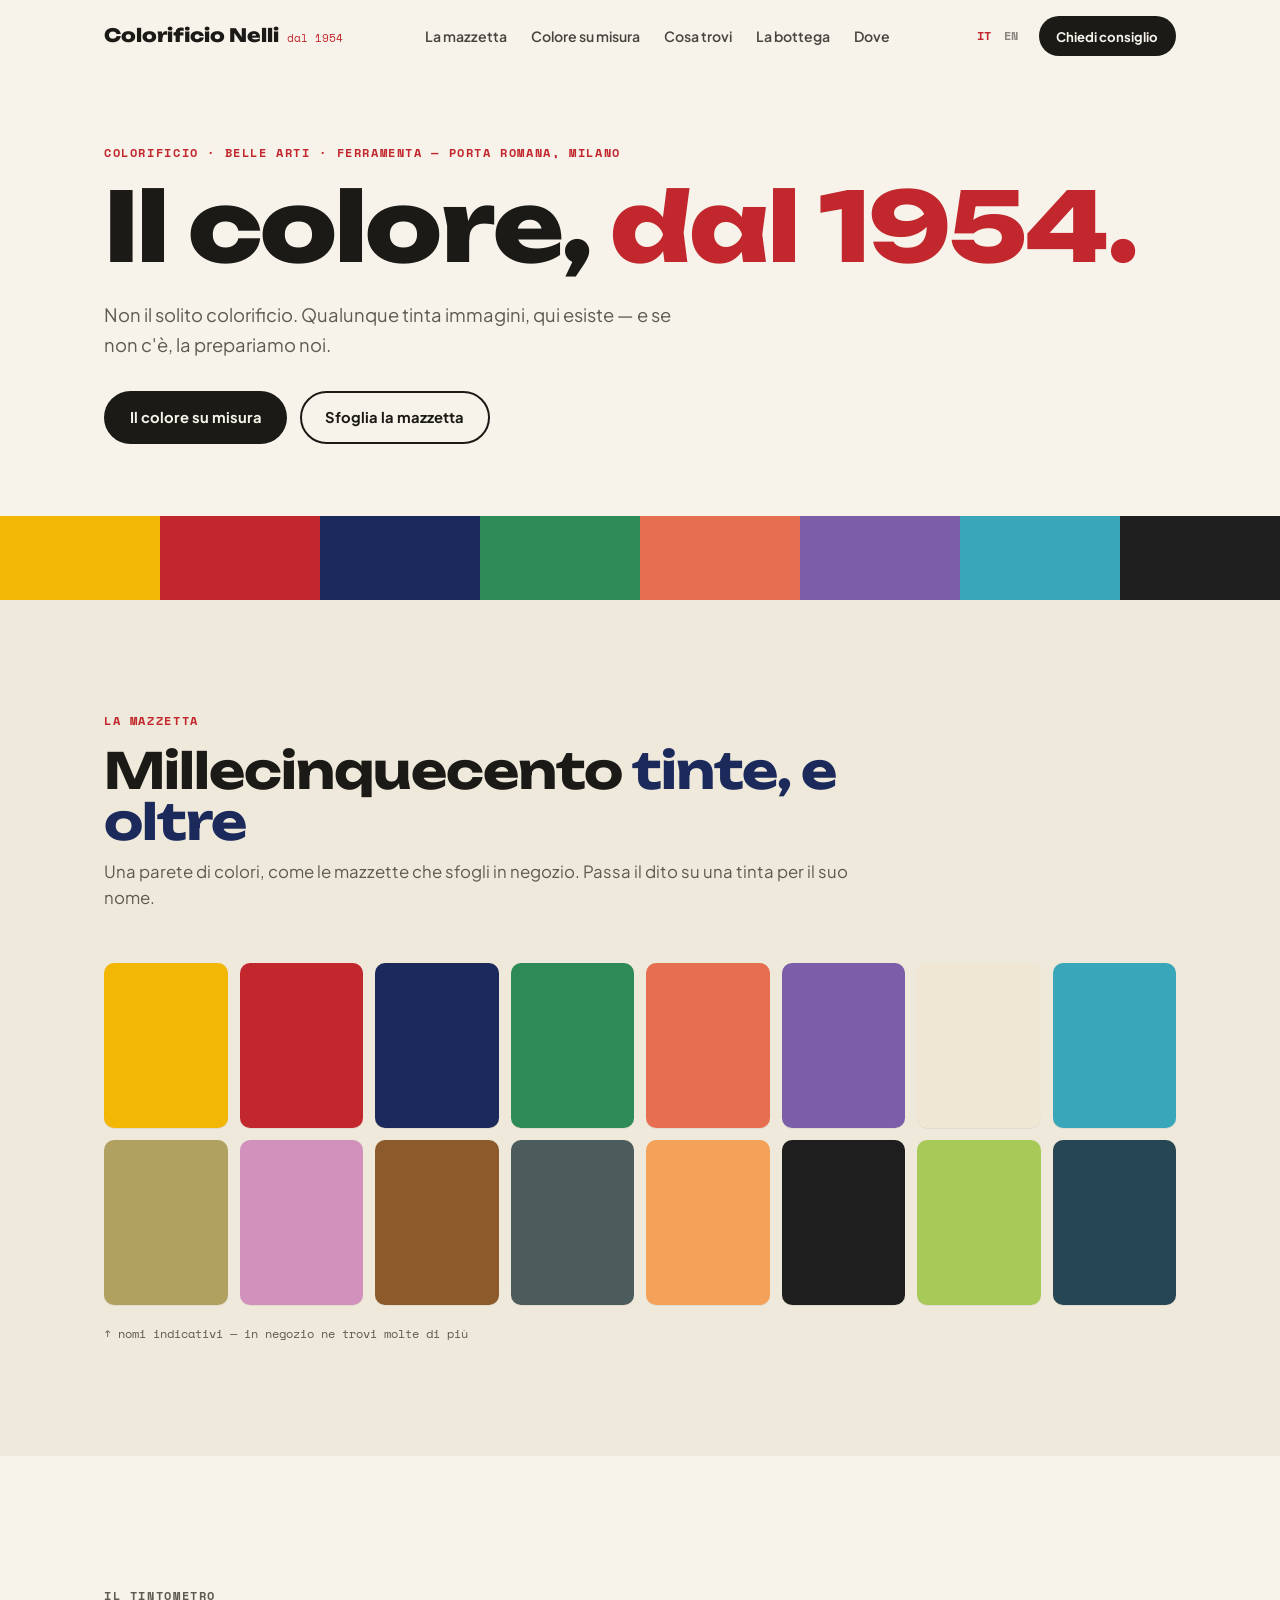
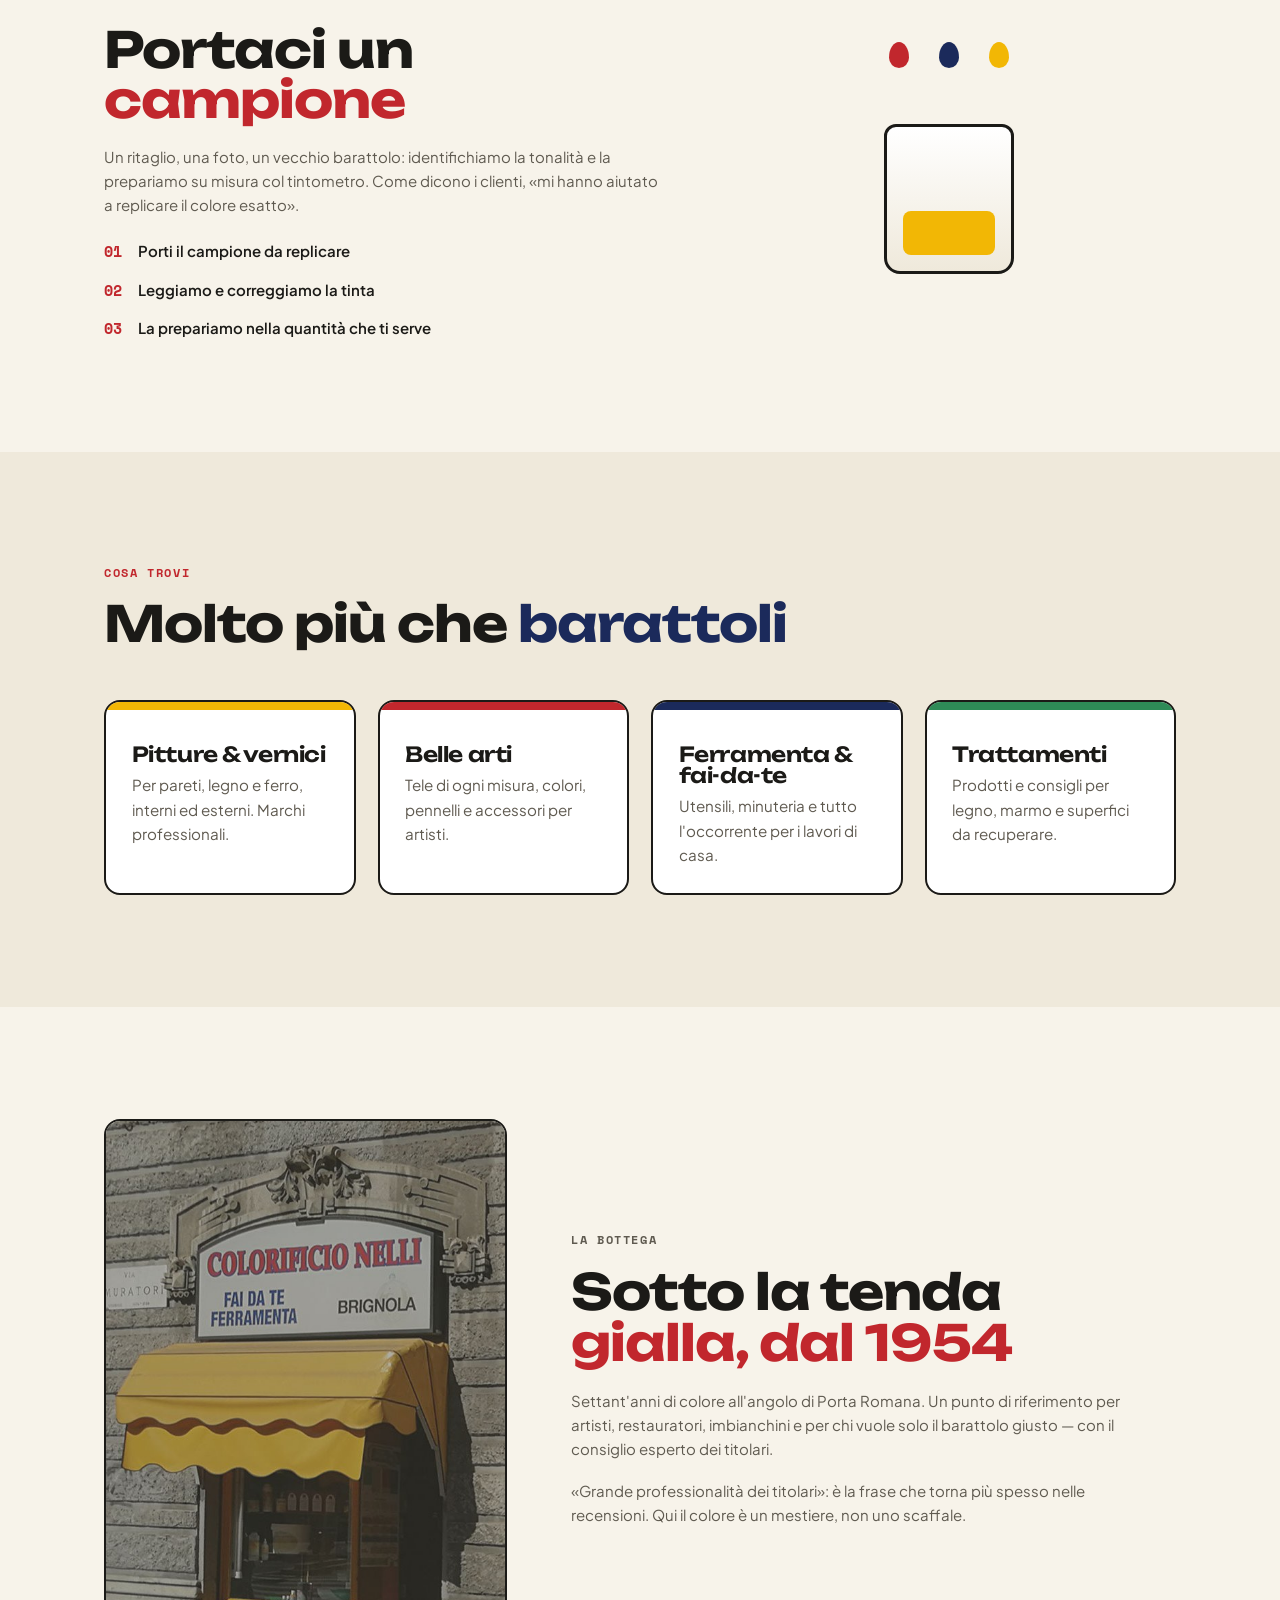
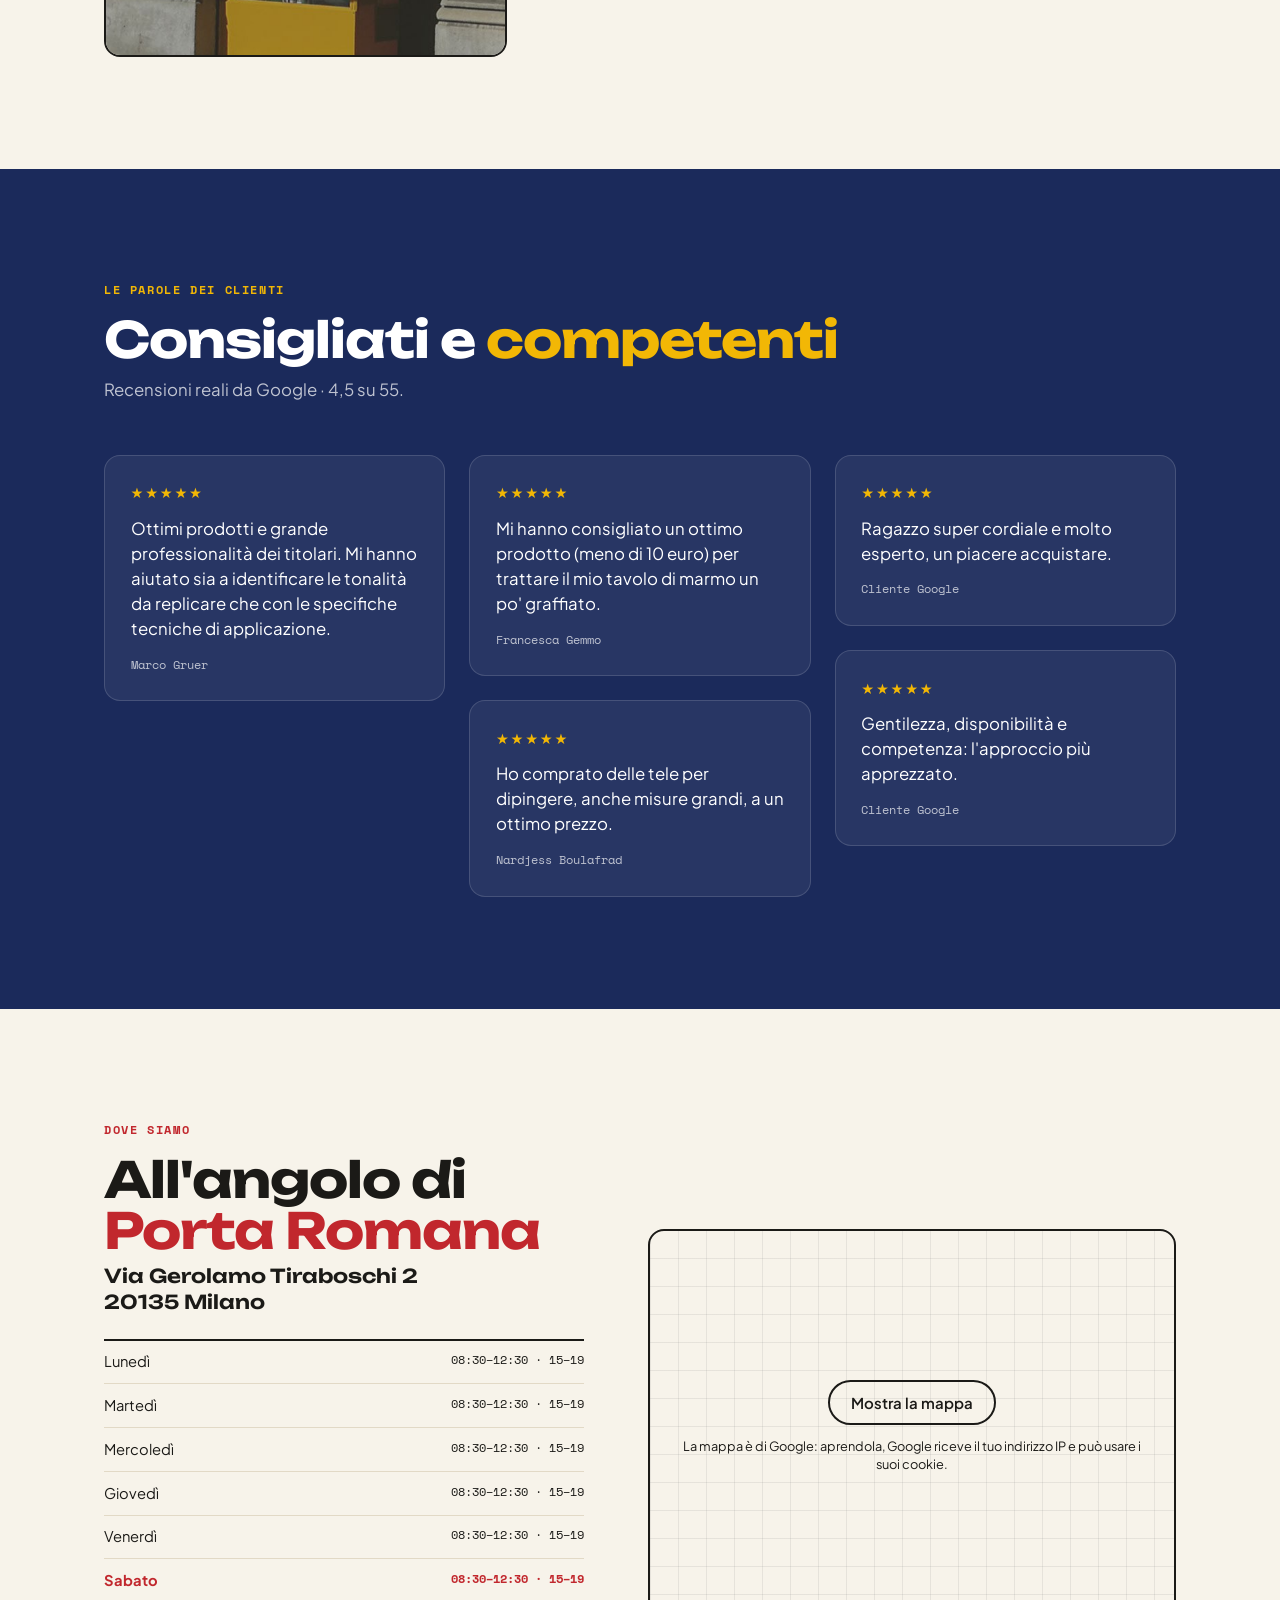
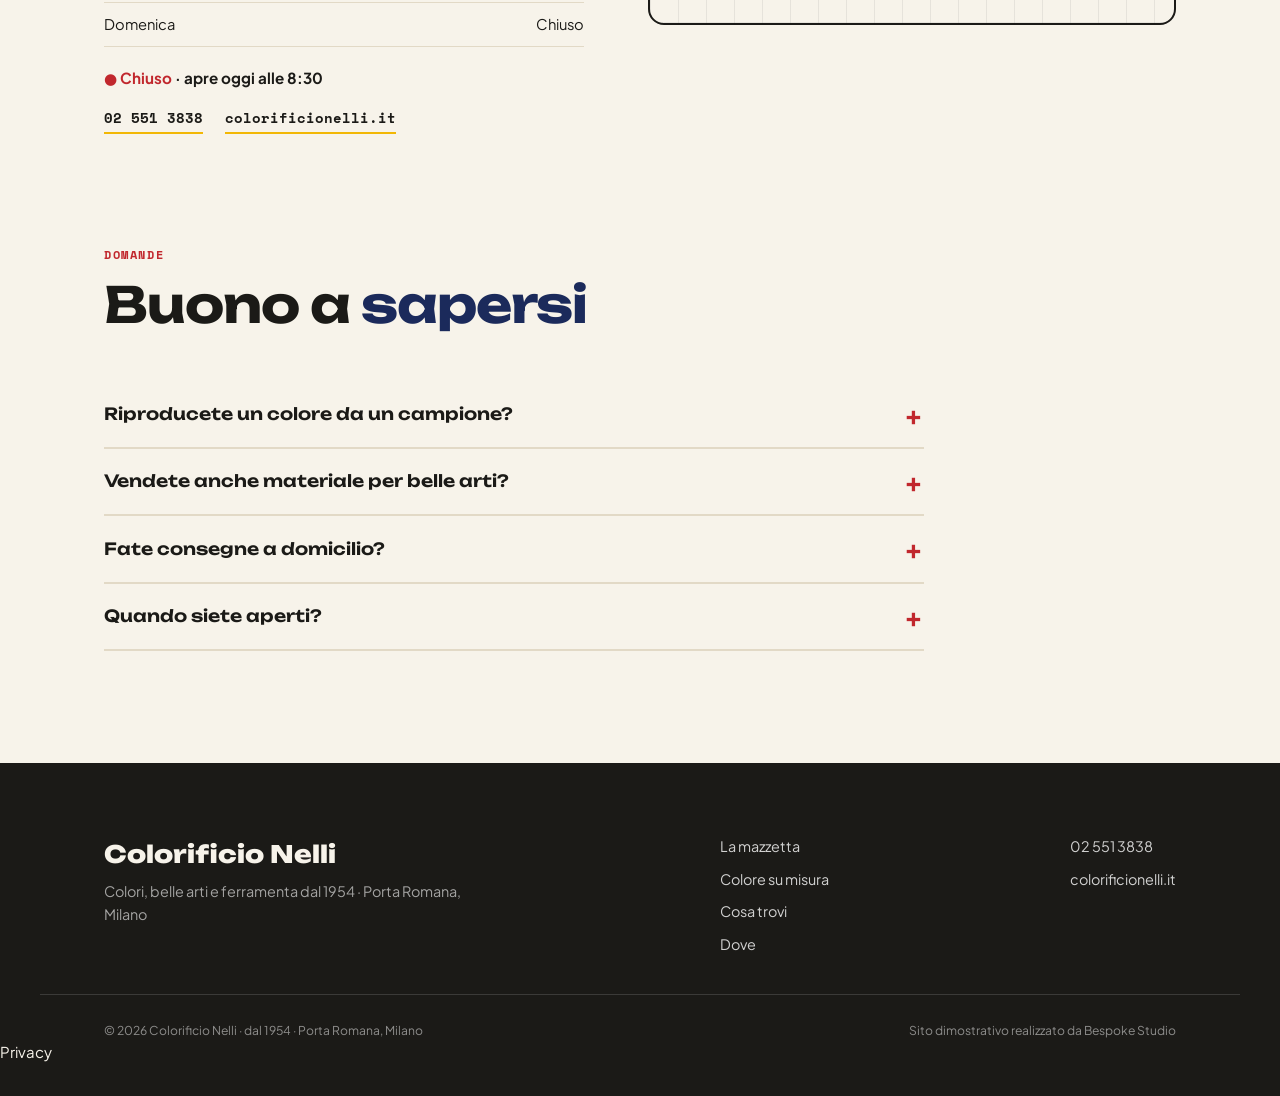
<file: index.html>
<!DOCTYPE html>
<html lang="it" class="no-js">
<head>
<meta charset="utf-8">
<meta name="viewport" content="width=device-width, initial-scale=1">
<meta name="robots" content="noindex">
<title>Colorificio Nelli — Colori, belle arti e ferramenta dal 1954 · Porta Romana, Milano</title>
<meta name="description" content="Colorificio Nelli, dal 1954 a Porta Romana: pitture e vernici, tintometro e colore su misura, belle arti, ferramenta e fai-da-te. Non il solito colorificio.">
<link rel="canonical" href="https://rotenzark.github.io/colorificio-nelli/">
<meta property="og:type" content="website">
<meta property="og:title" content="Colorificio Nelli — dal 1954 a Porta Romana, Milano">
<meta property="og:description" content="Qualunque colore esiste. Tintometro, pitture, belle arti e ferramenta in una bottega storica dal 1954.">
<meta property="og:image" content="https://rotenzark.github.io/colorificio-nelli/img/og-image.jpg">
<meta property="og:url" content="https://rotenzark.github.io/colorificio-nelli/">
<meta name="twitter:card" content="summary_large_image">
<meta name="theme-color" content="#F2B705">
<link rel="icon" href="img/favicon.svg" type="image/svg+xml">
<link rel="icon" href="img/favicon-32.png" sizes="32x32" type="image/png">
<link rel="apple-touch-icon" href="img/apple-touch-icon.png">
<link rel="stylesheet" href="fonts/fonts.css?v=1">
<link rel="stylesheet" href="css/style.css?v=1">
<script>document.documentElement.className = document.documentElement.className.replace('no-js','js');</script>
<script type="application/ld+json">
{
  "@context": "https://schema.org",
  "@type": "HardwareStore",
  "additionalType": "https://schema.org/Store",
  "name": "Colorificio Nelli",
  "description": "Colorificio, belle arti e ferramenta dal 1954 a Porta Romana, Milano. Pitture, vernici, tintometro e colore su misura.",
  "image": "https://rotenzark.github.io/colorificio-nelli/img/og-image.jpg",
  "url": "https://rotenzark.github.io/colorificio-nelli/",
  "telephone": "+39025513838",
  "foundingDate": "1954",
  "priceRange": "€€",
  "address": {
    "@type": "PostalAddress",
    "streetAddress": "Via Gerolamo Tiraboschi 2",
    "postalCode": "20135",
    "addressLocality": "Milano",
    "addressCountry": "IT"
  },
  "geo": {
    "@type": "GeoCoordinates",
    "latitude": 45.4519782,
    "longitude": 9.2086396
  },
  "openingHoursSpecification": [
    {
      "@type": "OpeningHoursSpecification",
      "dayOfWeek": [
        "Monday",
        "Tuesday",
        "Wednesday",
        "Thursday",
        "Friday",
        "Saturday"
      ],
      "opens": "08:30",
      "closes": "12:30"
    },
    {
      "@type": "OpeningHoursSpecification",
      "dayOfWeek": [
        "Monday",
        "Tuesday",
        "Wednesday",
        "Thursday",
        "Friday",
        "Saturday"
      ],
      "opens": "15:00",
      "closes": "19:00"
    }
  ]
}
</script>
<script type="application/ld+json">
{ "@context": "https://schema.org", "@type": "FAQPage", "mainEntity": [
  { "@type": "Question", "name": "Riproducete un colore da un campione?", "acceptedAnswer": { "@type": "Answer", "text": "Sì. Con il tintometro replichiamo la tonalità che ci porti — da un ritaglio, una foto o un vecchio barattolo — e la prepariamo su misura." } },
  { "@type": "Question", "name": "Vendete anche materiale per belle arti?", "acceptedAnswer": { "@type": "Answer", "text": "Sì: tele di ogni misura, colori, pennelli e accessori per artisti, oltre a pitture, vernici, ferramenta e fai-da-te." } },
  { "@type": "Question", "name": "Fate consegne a domicilio?", "acceptedAnswer": { "@type": "Answer", "text": "Sì, consegniamo a domicilio a Milano, oltre al ritiro in negozio." } },
  { "@type": "Question", "name": "Dove siete e quando siete aperti?", "acceptedAnswer": { "@type": "Answer", "text": "Via Gerolamo Tiraboschi 2, a Porta Romana. Da lunedì a sabato 8:30–12:30 e 15:00–19:00. Domenica chiuso." } }
]}
</script>
</head>
<body>

<div class="intro" id="intro" aria-hidden="true">
  <div class="intro__swatches" aria-hidden="true"><i></i><i></i><i></i><i></i><i></i></div>
  <span class="intro__mark">Colorificio Nelli</span>
  <span class="intro__sub" data-i18n="intro.sub">dal 1954</span>
</div>

<header class="site-head" id="head">
  <div class="wrap head__row">
    <a class="brand" href="#top" aria-label="Colorificio Nelli — home">
      <span class="brand__word">Colorificio Nelli</span><span class="brand__since mono">dal 1954</span>
    </a>
    <nav class="nav" id="nav" aria-label="Principale">
      <a href="#mazzetta" data-i18n="nav.swatches">La mazzetta</a>
      <a href="#colore" data-i18n="nav.tint">Colore su misura</a>
      <a href="#trovi" data-i18n="nav.find">Cosa trovi</a>
      <a href="#bottega" data-i18n="nav.shop">La bottega</a>
      <a href="#dove" data-i18n="nav.where">Dove</a>
    </nav>
    <div class="head__actions">
      <div class="lang" role="group" aria-label="Lingua / Language">
        <button type="button" class="lang__btn is-active" data-lang="it" aria-pressed="true">IT</button>
        <button type="button" class="lang__btn" data-lang="en" aria-pressed="false">EN</button>
      </div>
      <a class="btn btn--ink head__cta" href="tel:+39025513838" data-i18n="cta.advice">Chiedi consiglio</a>
      <button type="button" class="burger" id="burger" aria-label="Menu" aria-expanded="false" aria-controls="nav"><span></span><span></span></button>
    </div>
  </div>
</header>

<main id="top">

  <!-- HERO -->
  <section class="hero" id="hero">
    <div class="wrap hero__inner">
      <p class="eyebrow reveal" data-i18n="hero.eyebrow">Colorificio · Belle arti · Ferramenta — Porta Romana, Milano</p>
      <h1 class="hero__title reveal"><span data-i18n="hero.t1">Il colore,</span> <span class="hl" data-i18n="hero.t2">dal 1954.</span></h1>
      <p class="hero__lead reveal" data-i18n="hero.lead">Non il solito colorificio. Qualunque tinta immagini, qui esiste — e se non c'è, la prepariamo noi.</p>
      <div class="hero__cta reveal">
        <a class="btn btn--ink" href="#colore" data-i18n="hero.cta1">Il colore su misura</a>
        <a class="btn btn--ghost" href="#mazzetta" data-i18n="hero.cta2">Sfoglia la mazzetta</a>
      </div>
    </div>
    <div class="hero__strip" aria-hidden="true"></div>
  </section>

  <!-- MAZZETTA (gesto-firma) -->
  <section class="swatches" id="mazzetta">
    <div class="wrap">
      <header class="sec-head reveal">
        <p class="eyebrow" data-i18n="sw.eyebrow">La mazzetta</p>
        <h2><span data-i18n="sw.t1">Millecinquecento</span> <span class="hl2" data-i18n="sw.t2">tinte, e oltre</span></h2>
        <p class="sec-head__lead" data-i18n="sw.lead">Una parete di colori, come le mazzette che sfogli in negozio. Passa il dito su una tinta per il suo nome.</p>
      </header>
      <div class="mazzetta" role="list">
        <button class="tint" role="listitem" style="--c:#F2B705" data-name="Giallo Tenda" data-code="NL 54"></button>
        <button class="tint" role="listitem" style="--c:#C1272D" data-name="Rosso Insegna" data-code="NL 01"></button>
        <button class="tint" role="listitem" style="--c:#1B2A5B" data-name="Blu Navigli" data-code="NL 12"></button>
        <button class="tint" role="listitem" style="--c:#2E8B57" data-name="Verde Bottiglia" data-code="NL 22"></button>
        <button class="tint" role="listitem" style="--c:#E76F51" data-name="Terracotta" data-code="NL 33"></button>
        <button class="tint" role="listitem" style="--c:#7B5EA7" data-name="Viola Glicine" data-code="NL 41"></button>
        <button class="tint" role="listitem" style="--c:#EFE7D3" data-name="Bianco Calce" data-code="NL 00"></button>
        <button class="tint" role="listitem" style="--c:#3AA6B9" data-name="Turchese" data-code="NL 27"></button>
        <button class="tint" role="listitem" style="--c:#B0A160" data-name="Verde Salvia" data-code="NL 19"></button>
        <button class="tint" role="listitem" style="--c:#D291BC" data-name="Rosa Cipria" data-code="NL 45"></button>
        <button class="tint" role="listitem" style="--c:#8C5A2B" data-name="Terra di Siena" data-code="NL 36"></button>
        <button class="tint" role="listitem" style="--c:#4C5B5C" data-name="Grigio Milano" data-code="NL 08"></button>
        <button class="tint" role="listitem" style="--c:#F4A259" data-name="Ocra" data-code="NL 31"></button>
        <button class="tint" role="listitem" style="--c:#1E1E1E" data-name="Nero Grafite" data-code="NL 99"></button>
        <button class="tint" role="listitem" style="--c:#A7C957" data-name="Verde Mela" data-code="NL 24"></button>
        <button class="tint" role="listitem" style="--c:#264653" data-name="Blu Notte" data-code="NL 14"></button>
      </div>
      <p class="swatches__hint mono reveal" data-i18n="sw.hint">↑ nomi indicativi — in negozio ne trovi molte di più</p>
    </div>
  </section>

  <!-- COLORE SU MISURA -->
  <section class="tint-sec" id="colore">
    <div class="wrap tint-sec__grid">
      <div class="tint-sec__text">
        <p class="eyebrow reveal" data-i18n="ts.eyebrow">Il tintometro</p>
        <h2 class="reveal"><span data-i18n="ts.t1">Portaci un</span> <span class="hl" data-i18n="ts.t2">campione</span></h2>
        <p class="reveal" data-i18n="ts.p1">Un ritaglio, una foto, un vecchio barattolo: identifichiamo la tonalità e la prepariamo su misura col tintometro. Come dicono i clienti, «mi hanno aiutato a replicare il colore esatto».</p>
        <ul class="steps reveal">
          <li><span class="steps__n mono">01</span><span data-i18n="ts.s1">Porti il campione da replicare</span></li>
          <li><span class="steps__n mono">02</span><span data-i18n="ts.s2">Leggiamo e correggiamo la tinta</span></li>
          <li><span class="steps__n mono">03</span><span data-i18n="ts.s3">La prepariamo nella quantità che ti serve</span></li>
        </ul>
      </div>
      <div class="tint-sec__viz reveal" aria-hidden="true">
        <div class="mixer"><span class="mixer__drop d1"></span><span class="mixer__drop d2"></span><span class="mixer__drop d3"></span><span class="mixer__can"></span></div>
      </div>
    </div>
  </section>

  <!-- COSA TROVI -->
  <section class="finds" id="trovi">
    <div class="wrap">
      <header class="sec-head reveal">
        <p class="eyebrow" data-i18n="f.eyebrow">Cosa trovi</p>
        <h2><span data-i18n="f.t1">Molto più che</span> <span class="hl2" data-i18n="f.t2">barattoli</span></h2>
      </header>
      <ul class="finds__grid">
        <li class="reveal" style="--a:#F2B705"><h3 data-i18n="f.1t">Pitture & vernici</h3><p data-i18n="f.1d">Per pareti, legno e ferro, interni ed esterni. Marchi professionali.</p></li>
        <li class="reveal" style="--a:#C1272D"><h3 data-i18n="f.2t">Belle arti</h3><p data-i18n="f.2d">Tele di ogni misura, colori, pennelli e accessori per artisti.</p></li>
        <li class="reveal" style="--a:#1B2A5B"><h3 data-i18n="f.3t">Ferramenta & fai-da-te</h3><p data-i18n="f.3d">Utensili, minuteria e tutto l'occorrente per i lavori di casa.</p></li>
        <li class="reveal" style="--a:#2E8B57"><h3 data-i18n="f.4t">Trattamenti</h3><p data-i18n="f.4d">Prodotti e consigli per legno, marmo e superfici da recuperare.</p></li>
      </ul>
    </div>
  </section>

  <!-- BOTTEGA -->
  <section class="shop" id="bottega">
    <div class="wrap shop__grid">
      <div class="shop__media reveal"><img src="img/facciata.jpg" width="585" height="1000" alt="La bottega Colorificio Nelli" loading="lazy"></div>
      <div class="shop__text">
        <p class="eyebrow reveal" data-i18n="shop.eyebrow">La bottega</p>
        <h2 class="reveal"><span data-i18n="shop.t1">Sotto la tenda</span> <span class="hl" data-i18n="shop.t2">gialla, dal 1954</span></h2>
        <p class="reveal" data-i18n="shop.p1">Settant'anni di colore all'angolo di Porta Romana. Un punto di riferimento per artisti, restauratori, imbianchini e per chi vuole solo il barattolo giusto — con il consiglio esperto dei titolari.</p>
        <p class="reveal" data-i18n="shop.p2">«Grande professionalità dei titolari»: è la frase che torna più spesso nelle recensioni. Qui il colore è un mestiere, non uno scaffale.</p>
      </div>
    </div>
  </section>

  <!-- RECENSIONI -->
  <section class="reviews" id="recensioni">
    <div class="wrap">
      <header class="sec-head reveal">
        <p class="eyebrow" data-i18n="rev.eyebrow">Le parole dei clienti</p>
        <h2><span data-i18n="rev.t1">Consigliati e</span> <span class="hl2" data-i18n="rev.t2">competenti</span></h2>
        <p class="sec-head__lead" data-i18n="rev.lead">Recensioni reali da Google · 4,5 su 55.</p>
      </header>
      <div class="reviews__grid">
        <figure class="review reveal"><div class="review__stars">★★★★★</div><blockquote data-i18n="rev.q1">Ottimi prodotti e grande professionalità dei titolari. Mi hanno aiutato sia a identificare le tonalità da replicare che con le specifiche tecniche di applicazione.</blockquote><figcaption>Marco Gruer</figcaption></figure>
        <figure class="review reveal"><div class="review__stars">★★★★★</div><blockquote data-i18n="rev.q2">Mi hanno consigliato un ottimo prodotto (meno di 10 euro) per trattare il mio tavolo di marmo un po' graffiato.</blockquote><figcaption>Francesca Gemmo</figcaption></figure>
        <figure class="review reveal"><div class="review__stars">★★★★★</div><blockquote data-i18n="rev.q3">Ho comprato delle tele per dipingere, anche misure grandi, a un ottimo prezzo.</blockquote><figcaption>Nardjess Boulafrad</figcaption></figure>
        <figure class="review reveal"><div class="review__stars">★★★★★</div><blockquote data-i18n="rev.q4">Ragazzo super cordiale e molto esperto, un piacere acquistare.</blockquote><figcaption>Cliente Google</figcaption></figure>
        <figure class="review reveal"><div class="review__stars">★★★★★</div><blockquote data-i18n="rev.q5">Gentilezza, disponibilità e competenza: l'approccio più apprezzato.</blockquote><figcaption>Cliente Google</figcaption></figure>
      </div>
    </div>
  </section>

  <!-- DOVE -->
  <section class="where" id="dove">
    <div class="wrap where__grid">
      <div class="where__info">
        <p class="eyebrow reveal" data-i18n="where.eyebrow">Dove siamo</p>
        <h2 class="reveal"><span data-i18n="where.t1">All'angolo di</span> <span class="hl" data-i18n="where.t2">Porta Romana</span></h2>
        <address class="where__addr reveal">Via Gerolamo Tiraboschi 2<br>20135 Milano</address>
        <ul class="hours reveal" id="hours" aria-label="Orari">
          <li data-day="1"><span data-i18n="day.mon">Lunedì</span><span class="mono">08:30–12:30 · 15–19</span></li>
          <li data-day="2"><span data-i18n="day.tue">Martedì</span><span class="mono">08:30–12:30 · 15–19</span></li>
          <li data-day="3"><span data-i18n="day.wed">Mercoledì</span><span class="mono">08:30–12:30 · 15–19</span></li>
          <li data-day="4"><span data-i18n="day.thu">Giovedì</span><span class="mono">08:30–12:30 · 15–19</span></li>
          <li data-day="5"><span data-i18n="day.fri">Venerdì</span><span class="mono">08:30–12:30 · 15–19</span></li>
          <li data-day="6"><span data-i18n="day.sat">Sabato</span><span class="mono">08:30–12:30 · 15–19</span></li>
          <li data-day="0"><span data-i18n="day.sun">Domenica</span><span data-i18n="closed">Chiuso</span></li>
        </ul>
        <p class="where__status reveal" id="status" aria-live="polite"></p>
        <div class="where__links reveal">
          <a href="tel:+39025513838">02 551 3838</a>
          <a href="https://www.colorificionelli.it" target="_blank" rel="noopener">colorificionelli.it</a>
        </div>
      </div>
      <div class="where__map reveal">
        <div class="mappa-clic" data-mappa-clic style="--mappa-h: 320px"><template><iframe title="Mappa Colorificio Nelli" src="https://www.google.com/maps?q=Via%20Gerolamo%20Tiraboschi%202%20Milano&output=embed" loading="lazy" referrerpolicy="no-referrer-when-downgrade"></iframe></template><div class="mappa-clic__velo"><a class="mappa-clic__btn" href="https://www.google.com/maps/search/?api=1&amp;query=Via%20Gerolamo%20Tiraboschi%202%20Milano" target="_blank" rel="noopener">Mostra la mappa</a><p class="mappa-clic__nota">La mappa è di Google: aprendola, Google riceve il tuo indirizzo IP e può usare i suoi cookie.</p></div></div>
      </div>
    </div>
  </section>

  <!-- FAQ -->
  <section class="faq" id="faq">
    <div class="wrap">
      <header class="sec-head reveal">
        <p class="eyebrow" data-i18n="faq.eyebrow">Domande</p>
        <h2><span data-i18n="faq.t1">Buono a</span> <span class="hl2" data-i18n="faq.t2">sapersi</span></h2>
      </header>
      <div class="faq__list">
        <details class="faq__item reveal"><summary data-i18n="faq.q1">Riproducete un colore da un campione?</summary><p data-i18n="faq.a1">Sì. Con il tintometro replichiamo la tonalità che ci porti — da un ritaglio, una foto o un vecchio barattolo — e la prepariamo su misura.</p></details>
        <details class="faq__item reveal"><summary data-i18n="faq.q2">Vendete anche materiale per belle arti?</summary><p data-i18n="faq.a2">Sì: tele di ogni misura, colori, pennelli e accessori, oltre a pitture, vernici, ferramenta e fai-da-te.</p></details>
        <details class="faq__item reveal"><summary data-i18n="faq.q3">Fate consegne a domicilio?</summary><p data-i18n="faq.a3">Sì, consegniamo a domicilio a Milano, oltre al ritiro in negozio.</p></details>
        <details class="faq__item reveal"><summary data-i18n="faq.q4">Quando siete aperti?</summary><p data-i18n="faq.a4">Da lunedì a sabato, 8:30–12:30 e 15:00–19:00. Domenica chiuso.</p></details>
      </div>
    </div>
  </section>
</main>

<footer class="site-foot">
  <div class="wrap foot__row">
    <div class="foot__brand">
      <span class="foot__mark">Colorificio Nelli</span>
      <p data-i18n="foot.tag">Colori, belle arti e ferramenta dal 1954 · Porta Romana, Milano</p>
    </div>
    <nav class="foot__nav" aria-label="Footer">
      <a href="#mazzetta" data-i18n="nav.swatches">La mazzetta</a>
      <a href="#colore" data-i18n="nav.tint">Colore su misura</a>
      <a href="#trovi" data-i18n="nav.find">Cosa trovi</a>
      <a href="#dove" data-i18n="nav.where">Dove</a>
    </nav>
    <div class="foot__social">
      <a href="tel:+39025513838">02 551 3838</a>
      <a href="https://www.colorificionelli.it" target="_blank" rel="noopener">colorificionelli.it</a>
    </div>
  </div>
  <div class="wrap foot__legal">
    <span>© <span id="year">2026</span> Colorificio Nelli · dal 1954 · Porta Romana, Milano</span>
    <span class="foot__demo" data-i18n="foot.demo">Sito dimostrativo realizzato da Bespoke Studio</span>
  </div>
  <p class="privacy-link"><a href="privacy.html">Privacy</a></p>
</footer>

<div class="actionbar" aria-hidden="false">
  <a href="tel:+39025513838" data-i18n="ab.call">Chiama</a>
  <a href="#dove" data-i18n="ab.where">Dove</a>
  <a class="actionbar__cta" href="#colore" data-i18n="ab.tint">Colore su misura</a>
</div>

<!-- swatch tooltip -->
<div class="tip mono" id="tip" aria-hidden="true"></div>

<script src="js/main.js?v=1"></script>
<script src="js/mappa-clic.js?v=1" defer></script>
</body>
</html>
</file>
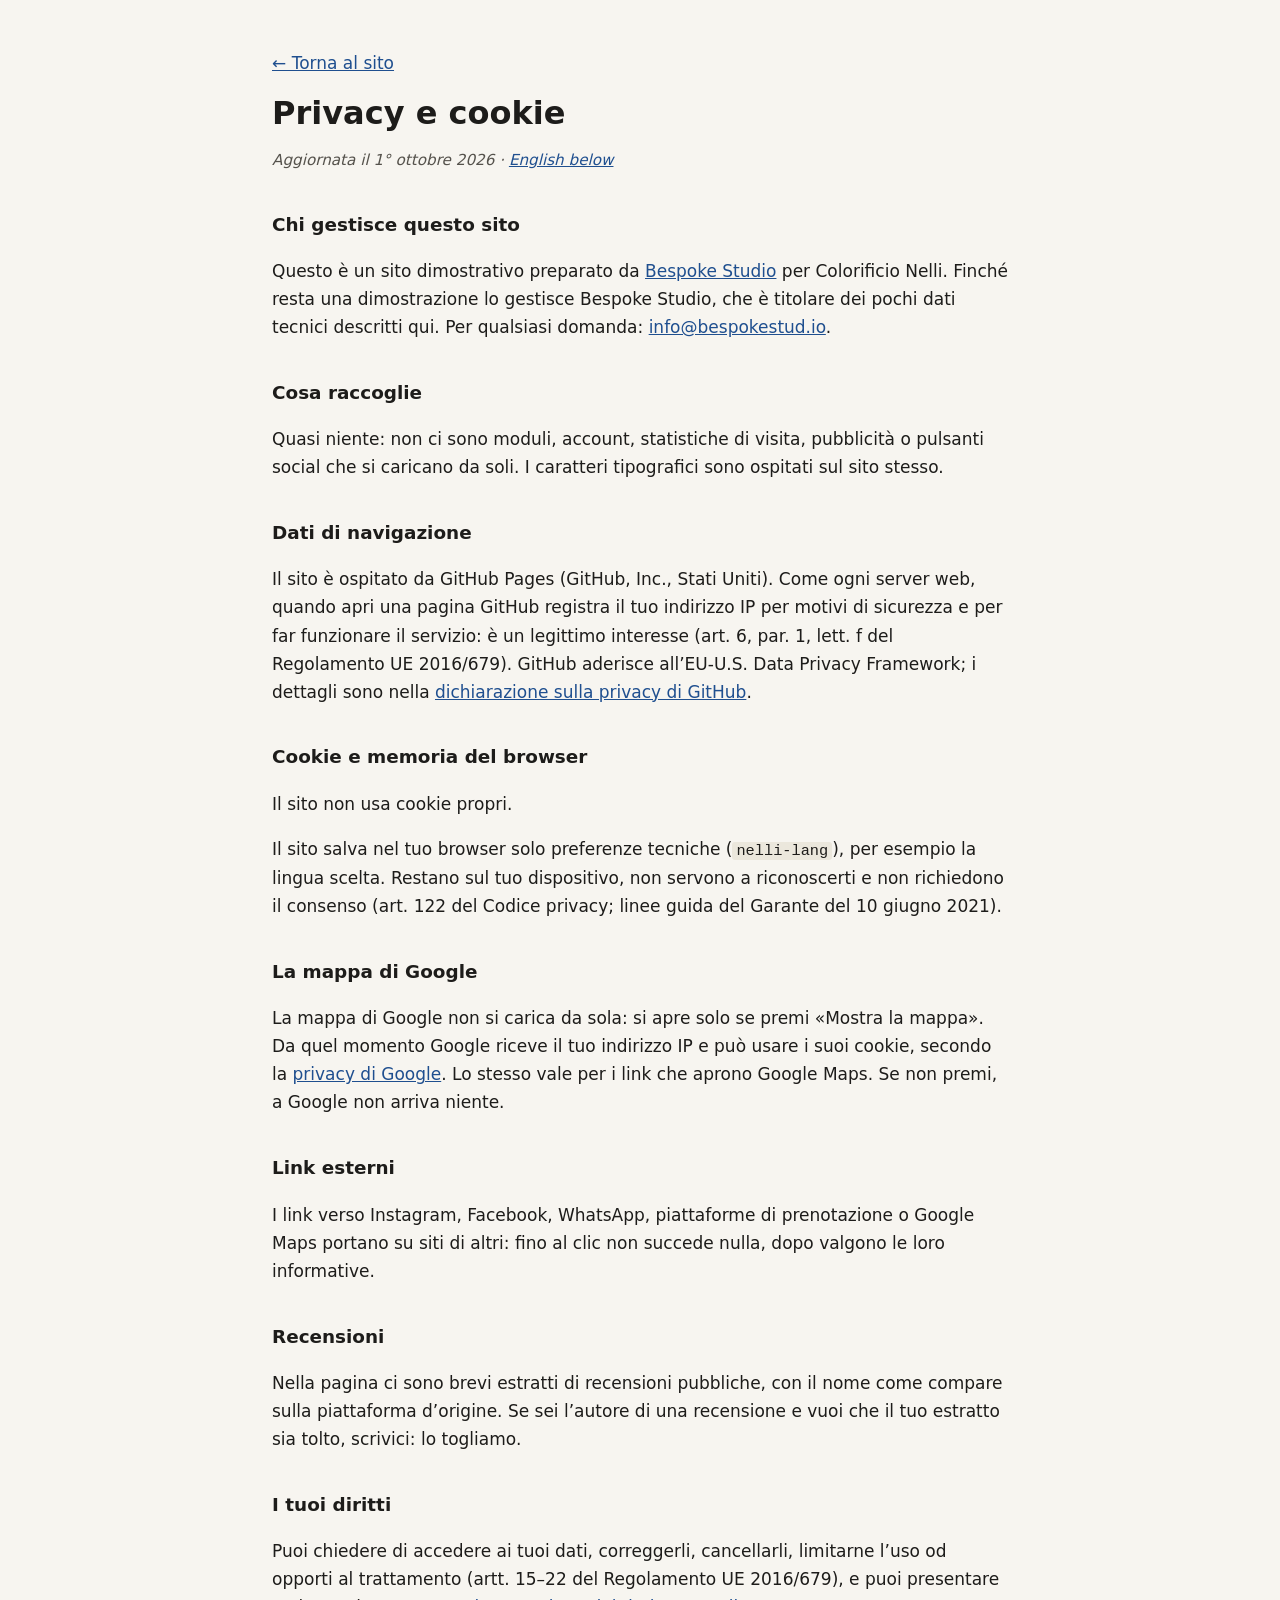
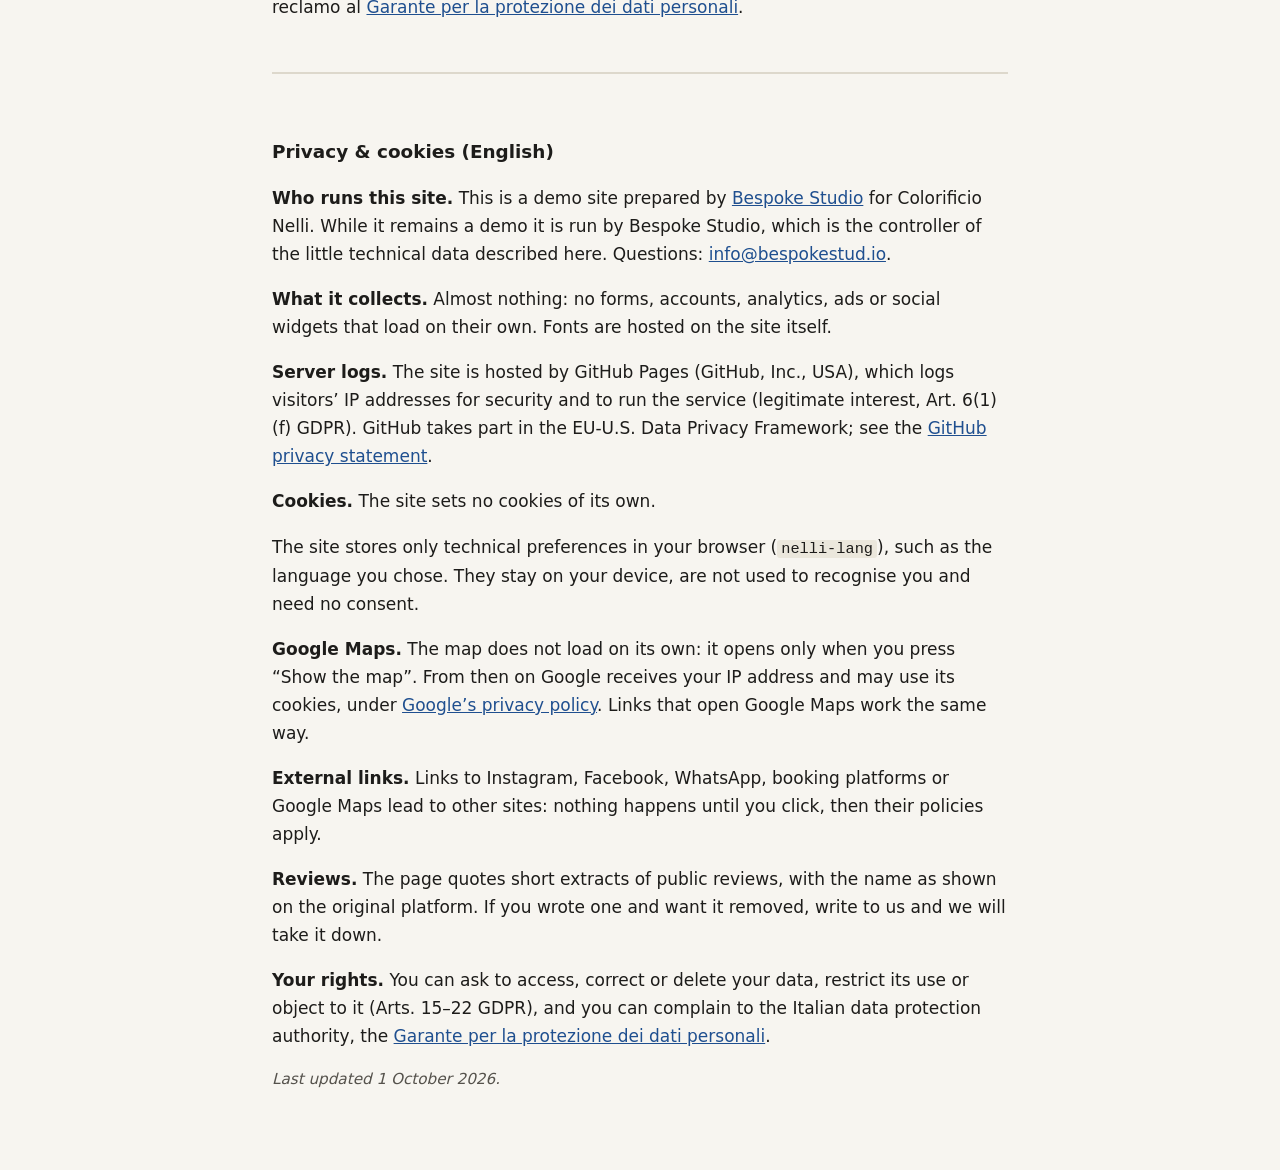
<file: privacy.html>
<!DOCTYPE html>
<html lang="it">
<head>
  <meta charset="UTF-8">
  <meta name="viewport" content="width=device-width, initial-scale=1.0">
  <meta name="robots" content="noindex">
  <title>Privacy e cookie · Colorificio Nelli</title>
  <meta name="description" content="Informativa privacy e cookie del sito Colorificio Nelli.">
  <style>
    body { margin: 0; background: #f7f5f0; color: #1d1c1a; font: 17px/1.65 system-ui, -apple-system, "Segoe UI", Roboto, sans-serif; }
    main { max-width: 46rem; margin: 0 auto; padding: 32px 20px 64px; }
    h1 { font-size: 2rem; line-height: 1.2; margin: 0.4em 0 0.2em; }
    h2 { font-size: 1.15rem; margin: 2em 0 0.4em; }
    a { color: #1f4f8f; }
    .data { color: #55524c; font-style: italic; font-size: 0.95rem; }
    .en { margin-top: 3em; padding-top: 1.5em; border-top: 2px solid #ddd8cc; }
    code { font-size: 0.9em; background: #ebe7dc; padding: 0 4px; border-radius: 3px; }
  </style>
</head>
<body>
<main>
  <p><a href="index.html">← Torna al sito</a></p>
  <h1>Privacy e cookie</h1>
  <p class="data">Aggiornata il 1° ottobre 2026 · <a href="#english" lang="en">English below</a></p>
  <h2>Chi gestisce questo sito</h2>
  <p>Questo è un sito dimostrativo preparato da <a href="https://bespokestud.io" rel="noopener">Bespoke Studio</a> per Colorificio Nelli. Finché resta una dimostrazione lo gestisce Bespoke Studio, che è titolare dei pochi dati tecnici descritti qui. Per qualsiasi domanda: <a href="mailto:info@bespokestud.io">info@bespokestud.io</a>.</p>
  <h2>Cosa raccoglie</h2>
  <p>Quasi niente: non ci sono moduli, account, statistiche di visita, pubblicità o pulsanti social che si caricano da soli. I caratteri tipografici sono ospitati sul sito stesso.</p>
  <h2>Dati di navigazione</h2>
  <p>Il sito è ospitato da GitHub Pages (GitHub, Inc., Stati Uniti). Come ogni server web, quando apri una pagina GitHub registra il tuo indirizzo IP per motivi di sicurezza e per far funzionare il servizio: è un legittimo interesse (art. 6, par. 1, lett. f del Regolamento UE 2016/679). GitHub aderisce all’EU-U.S. Data Privacy Framework; i dettagli sono nella <a href="https://docs.github.com/site-policy/privacy-policies/github-general-privacy-statement" rel="noopener">dichiarazione sulla privacy di GitHub</a>.</p>
  
  <h2>Cookie e memoria del browser</h2>
  <p>Il sito non usa cookie propri.</p>
  <p>Il sito salva nel tuo browser solo preferenze tecniche (<code>nelli-lang</code>), per esempio la lingua scelta. Restano sul tuo dispositivo, non servono a riconoscerti e non richiedono il consenso (art. 122 del Codice privacy; linee guida del Garante del 10 giugno 2021).</p>
  <h2>La mappa di Google</h2>
  <p>La mappa di Google non si carica da sola: si apre solo se premi «Mostra la mappa». Da quel momento Google riceve il tuo indirizzo IP e può usare i suoi cookie, secondo la <a href="https://policies.google.com/privacy?hl=it" rel="noopener">privacy di Google</a>. Lo stesso vale per i link che aprono Google Maps. Se non premi, a Google non arriva niente.</p>
  <h2>Link esterni</h2>
  <p>I link verso Instagram, Facebook, WhatsApp, piattaforme di prenotazione o Google Maps portano su siti di altri: fino al clic non succede nulla, dopo valgono le loro informative.</p>
  <h2>Recensioni</h2>
  <p>Nella pagina ci sono brevi estratti di recensioni pubbliche, con il nome come compare sulla piattaforma d’origine. Se sei l’autore di una recensione e vuoi che il tuo estratto sia tolto, scrivici: lo togliamo.</p>
  <h2>I tuoi diritti</h2>
  <p>Puoi chiedere di accedere ai tuoi dati, correggerli, cancellarli, limitarne l’uso od opporti al trattamento (artt. 15–22 del Regolamento UE 2016/679), e puoi presentare reclamo al <a href="https://www.garanteprivacy.it" rel="noopener">Garante per la protezione dei dati personali</a>.</p>
  <div class="en" id="english" lang="en">
    <h2>Privacy &amp; cookies (English)</h2>
    <p><strong>Who runs this site.</strong> This is a demo site prepared by <a href="https://bespokestud.io" rel="noopener">Bespoke Studio</a> for Colorificio Nelli. While it remains a demo it is run by Bespoke Studio, which is the controller of the little technical data described here. Questions: <a href="mailto:info@bespokestud.io">info@bespokestud.io</a>.</p>
    <p><strong>What it collects.</strong> Almost nothing: no forms, accounts, analytics, ads or social widgets that load on their own. Fonts are hosted on the site itself.</p>
    <p><strong>Server logs.</strong> The site is hosted by GitHub Pages (GitHub, Inc., USA), which logs visitors’ IP addresses for security and to run the service (legitimate interest, Art. 6(1)(f) GDPR). GitHub takes part in the EU-U.S. Data Privacy Framework; see the <a href="https://docs.github.com/site-policy/privacy-policies/github-general-privacy-statement" rel="noopener">GitHub privacy statement</a>.</p>
    
    <p><strong>Cookies.</strong> The site sets no cookies of its own.</p>
    <p>The site stores only technical preferences in your browser (<code>nelli-lang</code>), such as the language you chose. They stay on your device, are not used to recognise you and need no consent.</p>
    <p><strong>Google Maps.</strong> The map does not load on its own: it opens only when you press “Show the map”. From then on Google receives your IP address and may use its cookies, under <a href="https://policies.google.com/privacy?hl=en" rel="noopener">Google’s privacy policy</a>. Links that open Google Maps work the same way.</p>
    <p><strong>External links.</strong> Links to Instagram, Facebook, WhatsApp, booking platforms or Google Maps lead to other sites: nothing happens until you click, then their policies apply.</p>
    <p><strong>Reviews.</strong> The page quotes short extracts of public reviews, with the name as shown on the original platform. If you wrote one and want it removed, write to us and we will take it down.</p>
    <p><strong>Your rights.</strong> You can ask to access, correct or delete your data, restrict its use or object to it (Arts. 15–22 GDPR), and you can complain to the Italian data protection authority, the <a href="https://www.garanteprivacy.it" rel="noopener">Garante per la protezione dei dati personali</a>.</p>
    <p class="data">Last updated 1 October 2026.</p>
  </div>
</main>
</body>
</html>
</file>
<file: fonts/fonts.css>
/* Caratteri ospitati sul sito: nessuna richiesta a Google Fonts o Fontshare (giro privacy 1/10/2026). Licenze in LICENSE.txt. */
/* cyrillic-ext */
@font-face {
  font-family: 'Plus Jakarta Sans';
  font-style: normal;
  font-weight: 400;
  font-display: swap;
  src: url(plusjakartasans-v12-LDIoaomQNQcsA88c7O9yZ4KMCoOg4Ko70yyygA.woff2) format('woff2');
  unicode-range: U+0460-052F, U+1C80-1C8A, U+20B4, U+2DE0-2DFF, U+A640-A69F, U+FE2E-FE2F;
}
/* vietnamese */
@font-face {
  font-family: 'Plus Jakarta Sans';
  font-style: normal;
  font-weight: 400;
  font-display: swap;
  src: url(plusjakartasans-v12-LDIoaomQNQcsA88c7O9yZ4KMCoOg4Ko50yyygA.woff2) format('woff2');
  unicode-range: U+0102-0103, U+0110-0111, U+0128-0129, U+0168-0169, U+01A0-01A1, U+01AF-01B0, U+0300-0301, U+0303-0304, U+0308-0309, U+0323, U+0329, U+1EA0-1EF9, U+20AB;
}
/* latin-ext */
@font-face {
  font-family: 'Plus Jakarta Sans';
  font-style: normal;
  font-weight: 400;
  font-display: swap;
  src: url(plusjakartasans-v12-LDIoaomQNQcsA88c7O9yZ4KMCoOg4Ko40yyygA.woff2) format('woff2');
  unicode-range: U+0100-02BA, U+02BD-02C5, U+02C7-02CC, U+02CE-02D7, U+02DD-02FF, U+0304, U+0308, U+0329, U+1D00-1DBF, U+1E00-1E9F, U+1EF2-1EFF, U+2020, U+20A0-20AB, U+20AD-20C0, U+2113, U+2C60-2C7F, U+A720-A7FF;
}
/* latin */
@font-face {
  font-family: 'Plus Jakarta Sans';
  font-style: normal;
  font-weight: 400;
  font-display: swap;
  src: url(plusjakartasans-v12-LDIoaomQNQcsA88c7O9yZ4KMCoOg4Ko20yw.woff2) format('woff2');
  unicode-range: U+0000-00FF, U+0131, U+0152-0153, U+02BB-02BC, U+02C6, U+02DA, U+02DC, U+0304, U+0308, U+0329, U+2000-206F, U+20AC, U+2122, U+2191, U+2193, U+2212, U+2215, U+FEFF, U+FFFD;
}
/* cyrillic-ext */
@font-face {
  font-family: 'Plus Jakarta Sans';
  font-style: normal;
  font-weight: 500;
  font-display: swap;
  src: url(plusjakartasans-v12-LDIoaomQNQcsA88c7O9yZ4KMCoOg4Ko70yyygA.woff2) format('woff2');
  unicode-range: U+0460-052F, U+1C80-1C8A, U+20B4, U+2DE0-2DFF, U+A640-A69F, U+FE2E-FE2F;
}
/* vietnamese */
@font-face {
  font-family: 'Plus Jakarta Sans';
  font-style: normal;
  font-weight: 500;
  font-display: swap;
  src: url(plusjakartasans-v12-LDIoaomQNQcsA88c7O9yZ4KMCoOg4Ko50yyygA.woff2) format('woff2');
  unicode-range: U+0102-0103, U+0110-0111, U+0128-0129, U+0168-0169, U+01A0-01A1, U+01AF-01B0, U+0300-0301, U+0303-0304, U+0308-0309, U+0323, U+0329, U+1EA0-1EF9, U+20AB;
}
/* latin-ext */
@font-face {
  font-family: 'Plus Jakarta Sans';
  font-style: normal;
  font-weight: 500;
  font-display: swap;
  src: url(plusjakartasans-v12-LDIoaomQNQcsA88c7O9yZ4KMCoOg4Ko40yyygA.woff2) format('woff2');
  unicode-range: U+0100-02BA, U+02BD-02C5, U+02C7-02CC, U+02CE-02D7, U+02DD-02FF, U+0304, U+0308, U+0329, U+1D00-1DBF, U+1E00-1E9F, U+1EF2-1EFF, U+2020, U+20A0-20AB, U+20AD-20C0, U+2113, U+2C60-2C7F, U+A720-A7FF;
}
/* latin */
@font-face {
  font-family: 'Plus Jakarta Sans';
  font-style: normal;
  font-weight: 500;
  font-display: swap;
  src: url(plusjakartasans-v12-LDIoaomQNQcsA88c7O9yZ4KMCoOg4Ko20yw.woff2) format('woff2');
  unicode-range: U+0000-00FF, U+0131, U+0152-0153, U+02BB-02BC, U+02C6, U+02DA, U+02DC, U+0304, U+0308, U+0329, U+2000-206F, U+20AC, U+2122, U+2191, U+2193, U+2212, U+2215, U+FEFF, U+FFFD;
}
/* cyrillic-ext */
@font-face {
  font-family: 'Plus Jakarta Sans';
  font-style: normal;
  font-weight: 600;
  font-display: swap;
  src: url(plusjakartasans-v12-LDIoaomQNQcsA88c7O9yZ4KMCoOg4Ko70yyygA.woff2) format('woff2');
  unicode-range: U+0460-052F, U+1C80-1C8A, U+20B4, U+2DE0-2DFF, U+A640-A69F, U+FE2E-FE2F;
}
/* vietnamese */
@font-face {
  font-family: 'Plus Jakarta Sans';
  font-style: normal;
  font-weight: 600;
  font-display: swap;
  src: url(plusjakartasans-v12-LDIoaomQNQcsA88c7O9yZ4KMCoOg4Ko50yyygA.woff2) format('woff2');
  unicode-range: U+0102-0103, U+0110-0111, U+0128-0129, U+0168-0169, U+01A0-01A1, U+01AF-01B0, U+0300-0301, U+0303-0304, U+0308-0309, U+0323, U+0329, U+1EA0-1EF9, U+20AB;
}
/* latin-ext */
@font-face {
  font-family: 'Plus Jakarta Sans';
  font-style: normal;
  font-weight: 600;
  font-display: swap;
  src: url(plusjakartasans-v12-LDIoaomQNQcsA88c7O9yZ4KMCoOg4Ko40yyygA.woff2) format('woff2');
  unicode-range: U+0100-02BA, U+02BD-02C5, U+02C7-02CC, U+02CE-02D7, U+02DD-02FF, U+0304, U+0308, U+0329, U+1D00-1DBF, U+1E00-1E9F, U+1EF2-1EFF, U+2020, U+20A0-20AB, U+20AD-20C0, U+2113, U+2C60-2C7F, U+A720-A7FF;
}
/* latin */
@font-face {
  font-family: 'Plus Jakarta Sans';
  font-style: normal;
  font-weight: 600;
  font-display: swap;
  src: url(plusjakartasans-v12-LDIoaomQNQcsA88c7O9yZ4KMCoOg4Ko20yw.woff2) format('woff2');
  unicode-range: U+0000-00FF, U+0131, U+0152-0153, U+02BB-02BC, U+02C6, U+02DA, U+02DC, U+0304, U+0308, U+0329, U+2000-206F, U+20AC, U+2122, U+2191, U+2193, U+2212, U+2215, U+FEFF, U+FFFD;
}
/* cyrillic-ext */
@font-face {
  font-family: 'Plus Jakarta Sans';
  font-style: normal;
  font-weight: 700;
  font-display: swap;
  src: url(plusjakartasans-v12-LDIoaomQNQcsA88c7O9yZ4KMCoOg4Ko70yyygA.woff2) format('woff2');
  unicode-range: U+0460-052F, U+1C80-1C8A, U+20B4, U+2DE0-2DFF, U+A640-A69F, U+FE2E-FE2F;
}
/* vietnamese */
@font-face {
  font-family: 'Plus Jakarta Sans';
  font-style: normal;
  font-weight: 700;
  font-display: swap;
  src: url(plusjakartasans-v12-LDIoaomQNQcsA88c7O9yZ4KMCoOg4Ko50yyygA.woff2) format('woff2');
  unicode-range: U+0102-0103, U+0110-0111, U+0128-0129, U+0168-0169, U+01A0-01A1, U+01AF-01B0, U+0300-0301, U+0303-0304, U+0308-0309, U+0323, U+0329, U+1EA0-1EF9, U+20AB;
}
/* latin-ext */
@font-face {
  font-family: 'Plus Jakarta Sans';
  font-style: normal;
  font-weight: 700;
  font-display: swap;
  src: url(plusjakartasans-v12-LDIoaomQNQcsA88c7O9yZ4KMCoOg4Ko40yyygA.woff2) format('woff2');
  unicode-range: U+0100-02BA, U+02BD-02C5, U+02C7-02CC, U+02CE-02D7, U+02DD-02FF, U+0304, U+0308, U+0329, U+1D00-1DBF, U+1E00-1E9F, U+1EF2-1EFF, U+2020, U+20A0-20AB, U+20AD-20C0, U+2113, U+2C60-2C7F, U+A720-A7FF;
}
/* latin */
@font-face {
  font-family: 'Plus Jakarta Sans';
  font-style: normal;
  font-weight: 700;
  font-display: swap;
  src: url(plusjakartasans-v12-LDIoaomQNQcsA88c7O9yZ4KMCoOg4Ko20yw.woff2) format('woff2');
  unicode-range: U+0000-00FF, U+0131, U+0152-0153, U+02BB-02BC, U+02C6, U+02DA, U+02DC, U+0304, U+0308, U+0329, U+2000-206F, U+20AC, U+2122, U+2191, U+2193, U+2212, U+2215, U+FEFF, U+FFFD;
}
/* vietnamese */
@font-face {
  font-family: 'Space Mono';
  font-style: normal;
  font-weight: 400;
  font-display: swap;
  src: url(spacemono-v17-i7dPIFZifjKcF5UAWdDRYE58RWq7.woff2) format('woff2');
  unicode-range: U+0102-0103, U+0110-0111, U+0128-0129, U+0168-0169, U+01A0-01A1, U+01AF-01B0, U+0300-0301, U+0303-0304, U+0308-0309, U+0323, U+0329, U+1EA0-1EF9, U+20AB;
}
/* latin-ext */
@font-face {
  font-family: 'Space Mono';
  font-style: normal;
  font-weight: 400;
  font-display: swap;
  src: url(spacemono-v17-i7dPIFZifjKcF5UAWdDRYE98RWq7.woff2) format('woff2');
  unicode-range: U+0100-02BA, U+02BD-02C5, U+02C7-02CC, U+02CE-02D7, U+02DD-02FF, U+0304, U+0308, U+0329, U+1D00-1DBF, U+1E00-1E9F, U+1EF2-1EFF, U+2020, U+20A0-20AB, U+20AD-20C0, U+2113, U+2C60-2C7F, U+A720-A7FF;
}
/* latin */
@font-face {
  font-family: 'Space Mono';
  font-style: normal;
  font-weight: 400;
  font-display: swap;
  src: url(spacemono-v17-i7dPIFZifjKcF5UAWdDRYEF8RQ.woff2) format('woff2');
  unicode-range: U+0000-00FF, U+0131, U+0152-0153, U+02BB-02BC, U+02C6, U+02DA, U+02DC, U+0304, U+0308, U+0329, U+2000-206F, U+20AC, U+2122, U+2191, U+2193, U+2212, U+2215, U+FEFF, U+FFFD;
}
/* vietnamese */
@font-face {
  font-family: 'Space Mono';
  font-style: normal;
  font-weight: 700;
  font-display: swap;
  src: url(spacemono-v17-i7dMIFZifjKcF5UAWdDRaPpZUFqaHjyV.woff2) format('woff2');
  unicode-range: U+0102-0103, U+0110-0111, U+0128-0129, U+0168-0169, U+01A0-01A1, U+01AF-01B0, U+0300-0301, U+0303-0304, U+0308-0309, U+0323, U+0329, U+1EA0-1EF9, U+20AB;
}
/* latin-ext */
@font-face {
  font-family: 'Space Mono';
  font-style: normal;
  font-weight: 700;
  font-display: swap;
  src: url(spacemono-v17-i7dMIFZifjKcF5UAWdDRaPpZUFuaHjyV.woff2) format('woff2');
  unicode-range: U+0100-02BA, U+02BD-02C5, U+02C7-02CC, U+02CE-02D7, U+02DD-02FF, U+0304, U+0308, U+0329, U+1D00-1DBF, U+1E00-1E9F, U+1EF2-1EFF, U+2020, U+20A0-20AB, U+20AD-20C0, U+2113, U+2C60-2C7F, U+A720-A7FF;
}
/* latin */
@font-face {
  font-family: 'Space Mono';
  font-style: normal;
  font-weight: 700;
  font-display: swap;
  src: url(spacemono-v17-i7dMIFZifjKcF5UAWdDRaPpZUFWaHg.woff2) format('woff2');
  unicode-range: U+0000-00FF, U+0131, U+0152-0153, U+02BB-02BC, U+02C6, U+02DA, U+02DC, U+0304, U+0308, U+0329, U+2000-206F, U+20AC, U+2122, U+2191, U+2193, U+2212, U+2215, U+FEFF, U+FFFD;
}
/* cyrillic-ext */
@font-face {
  font-family: 'Unbounded';
  font-style: normal;
  font-weight: 600;
  font-display: swap;
  src: url(unbounded-v12-Yq6W-LOTXCb04q32xlpwtsZfrxE.woff2) format('woff2');
  unicode-range: U+0460-052F, U+1C80-1C8A, U+20B4, U+2DE0-2DFF, U+A640-A69F, U+FE2E-FE2F;
}
/* cyrillic */
@font-face {
  font-family: 'Unbounded';
  font-style: normal;
  font-weight: 600;
  font-display: swap;
  src: url(unbounded-v12-Yq6W-LOTXCb04q32xlpwv8ZfrxE.woff2) format('woff2');
  unicode-range: U+0301, U+0400-045F, U+0490-0491, U+04B0-04B1, U+2116;
}
/* vietnamese */
@font-face {
  font-family: 'Unbounded';
  font-style: normal;
  font-weight: 600;
  font-display: swap;
  src: url(unbounded-v12-Yq6W-LOTXCb04q32xlpwtMZfrxE.woff2) format('woff2');
  unicode-range: U+0102-0103, U+0110-0111, U+0128-0129, U+0168-0169, U+01A0-01A1, U+01AF-01B0, U+0300-0301, U+0303-0304, U+0308-0309, U+0323, U+0329, U+1EA0-1EF9, U+20AB;
}
/* latin-ext */
@font-face {
  font-family: 'Unbounded';
  font-style: normal;
  font-weight: 600;
  font-display: swap;
  src: url(unbounded-v12-Yq6W-LOTXCb04q32xlpwtcZfrxE.woff2) format('woff2');
  unicode-range: U+0100-02BA, U+02BD-02C5, U+02C7-02CC, U+02CE-02D7, U+02DD-02FF, U+0304, U+0308, U+0329, U+1D00-1DBF, U+1E00-1E9F, U+1EF2-1EFF, U+2020, U+20A0-20AB, U+20AD-20C0, U+2113, U+2C60-2C7F, U+A720-A7FF;
}
/* latin */
@font-face {
  font-family: 'Unbounded';
  font-style: normal;
  font-weight: 600;
  font-display: swap;
  src: url(unbounded-v12-Yq6W-LOTXCb04q32xlpwu8Zf.woff2) format('woff2');
  unicode-range: U+0000-00FF, U+0131, U+0152-0153, U+02BB-02BC, U+02C6, U+02DA, U+02DC, U+0304, U+0308, U+0329, U+2000-206F, U+20AC, U+2122, U+2191, U+2193, U+2212, U+2215, U+FEFF, U+FFFD;
}
/* cyrillic-ext */
@font-face {
  font-family: 'Unbounded';
  font-style: normal;
  font-weight: 700;
  font-display: swap;
  src: url(unbounded-v12-Yq6W-LOTXCb04q32xlpwtsZfrxE.woff2) format('woff2');
  unicode-range: U+0460-052F, U+1C80-1C8A, U+20B4, U+2DE0-2DFF, U+A640-A69F, U+FE2E-FE2F;
}
/* cyrillic */
@font-face {
  font-family: 'Unbounded';
  font-style: normal;
  font-weight: 700;
  font-display: swap;
  src: url(unbounded-v12-Yq6W-LOTXCb04q32xlpwv8ZfrxE.woff2) format('woff2');
  unicode-range: U+0301, U+0400-045F, U+0490-0491, U+04B0-04B1, U+2116;
}
/* vietnamese */
@font-face {
  font-family: 'Unbounded';
  font-style: normal;
  font-weight: 700;
  font-display: swap;
  src: url(unbounded-v12-Yq6W-LOTXCb04q32xlpwtMZfrxE.woff2) format('woff2');
  unicode-range: U+0102-0103, U+0110-0111, U+0128-0129, U+0168-0169, U+01A0-01A1, U+01AF-01B0, U+0300-0301, U+0303-0304, U+0308-0309, U+0323, U+0329, U+1EA0-1EF9, U+20AB;
}
/* latin-ext */
@font-face {
  font-family: 'Unbounded';
  font-style: normal;
  font-weight: 700;
  font-display: swap;
  src: url(unbounded-v12-Yq6W-LOTXCb04q32xlpwtcZfrxE.woff2) format('woff2');
  unicode-range: U+0100-02BA, U+02BD-02C5, U+02C7-02CC, U+02CE-02D7, U+02DD-02FF, U+0304, U+0308, U+0329, U+1D00-1DBF, U+1E00-1E9F, U+1EF2-1EFF, U+2020, U+20A0-20AB, U+20AD-20C0, U+2113, U+2C60-2C7F, U+A720-A7FF;
}
/* latin */
@font-face {
  font-family: 'Unbounded';
  font-style: normal;
  font-weight: 700;
  font-display: swap;
  src: url(unbounded-v12-Yq6W-LOTXCb04q32xlpwu8Zf.woff2) format('woff2');
  unicode-range: U+0000-00FF, U+0131, U+0152-0153, U+02BB-02BC, U+02C6, U+02DA, U+02DC, U+0304, U+0308, U+0329, U+2000-206F, U+20AC, U+2122, U+2191, U+2193, U+2212, U+2215, U+FEFF, U+FFFD;
}
/* cyrillic-ext */
@font-face {
  font-family: 'Unbounded';
  font-style: normal;
  font-weight: 800;
  font-display: swap;
  src: url(unbounded-v12-Yq6W-LOTXCb04q32xlpwtsZfrxE.woff2) format('woff2');
  unicode-range: U+0460-052F, U+1C80-1C8A, U+20B4, U+2DE0-2DFF, U+A640-A69F, U+FE2E-FE2F;
}
/* cyrillic */
@font-face {
  font-family: 'Unbounded';
  font-style: normal;
  font-weight: 800;
  font-display: swap;
  src: url(unbounded-v12-Yq6W-LOTXCb04q32xlpwv8ZfrxE.woff2) format('woff2');
  unicode-range: U+0301, U+0400-045F, U+0490-0491, U+04B0-04B1, U+2116;
}
/* vietnamese */
@font-face {
  font-family: 'Unbounded';
  font-style: normal;
  font-weight: 800;
  font-display: swap;
  src: url(unbounded-v12-Yq6W-LOTXCb04q32xlpwtMZfrxE.woff2) format('woff2');
  unicode-range: U+0102-0103, U+0110-0111, U+0128-0129, U+0168-0169, U+01A0-01A1, U+01AF-01B0, U+0300-0301, U+0303-0304, U+0308-0309, U+0323, U+0329, U+1EA0-1EF9, U+20AB;
}
/* latin-ext */
@font-face {
  font-family: 'Unbounded';
  font-style: normal;
  font-weight: 800;
  font-display: swap;
  src: url(unbounded-v12-Yq6W-LOTXCb04q32xlpwtcZfrxE.woff2) format('woff2');
  unicode-range: U+0100-02BA, U+02BD-02C5, U+02C7-02CC, U+02CE-02D7, U+02DD-02FF, U+0304, U+0308, U+0329, U+1D00-1DBF, U+1E00-1E9F, U+1EF2-1EFF, U+2020, U+20A0-20AB, U+20AD-20C0, U+2113, U+2C60-2C7F, U+A720-A7FF;
}
/* latin */
@font-face {
  font-family: 'Unbounded';
  font-style: normal;
  font-weight: 800;
  font-display: swap;
  src: url(unbounded-v12-Yq6W-LOTXCb04q32xlpwu8Zf.woff2) format('woff2');
  unicode-range: U+0000-00FF, U+0131, U+0152-0153, U+02BB-02BC, U+02C6, U+02DA, U+02DC, U+0304, U+0308, U+0329, U+2000-206F, U+20AC, U+2122, U+2191, U+2193, U+2212, U+2215, U+FEFF, U+FFFD;
}
</file>
<file: css/style.css>
/* ============================================================
   Colorificio Nelli — colori, belle arti, ferramenta dal 1954
   Concept: il colore su misura — la mazzetta come gesto-firma
   Type: Unbounded (display) · Plus Jakarta Sans (text) · Space Mono (codici)
   ============================================================ */
*,*::before,*::after{box-sizing:border-box}
html{-webkit-text-size-adjust:100%}
body{margin:0}
img{max-width:100%;height:auto;display:block}
button{font:inherit;color:inherit;cursor:pointer;background:none;border:0}
a{color:inherit;text-decoration:none}
h1,h2,h3,p,figure,blockquote,ul,address{margin:0}
ul{list-style:none;padding:0}
address{font-style:normal}
:focus-visible{outline:3px solid var(--navy);outline-offset:2px}

:root{
  --paper:#F7F3EA;
  --paper-2:#EFE9DB;
  --card:#FFFFFF;
  --ink:#1B1A17;
  --ink-soft:#5F5A50;
  --line:#E2D9C6;
  --yellow:#F2B705;
  --red:#C1272D;
  --navy:#1B2A5B;
  --serif:'Unbounded',system-ui,sans-serif;
  --sans:'Plus Jakarta Sans',system-ui,-apple-system,Segoe UI,Roboto,sans-serif;
  --mono:'Space Mono',ui-monospace,monospace;
  --wrap:1200px;
  --gutter:clamp(20px,5vw,64px);
  --r:16px;
  --ease:cubic-bezier(.22,.61,.36,1);
}
body{font-family:var(--sans);color:var(--ink);background:var(--paper);line-height:1.6;
  font-size:clamp(15px,1.05vw,17px);-webkit-font-smoothing:antialiased}

.wrap{width:100%;max-width:var(--wrap);margin-inline:auto;padding-inline:var(--gutter)}
h1,h2,h3{font-family:var(--serif);font-weight:700;line-height:1.02;letter-spacing:-.02em}
h2{font-size:clamp(1.9rem,4.6vw,3.1rem)}
h3{font-family:var(--serif);font-weight:600;font-size:clamp(1.05rem,1.8vw,1.3rem)}
.hl{color:var(--red)}
.hl2{color:var(--navy)}
.mono{font-family:var(--mono)}

.eyebrow{font-family:var(--mono);font-size:.72rem;font-weight:700;letter-spacing:.14em;text-transform:uppercase;
  color:var(--red);margin-bottom:1rem}
.sec-head{max-width:760px;margin-bottom:clamp(2rem,5vw,3.2rem)}
.sec-head h2{margin-bottom:.7rem}
.sec-head__lead{color:var(--ink-soft);font-size:1.05rem}

.btn{display:inline-flex;align-items:center;justify-content:center;font-family:var(--sans);font-weight:700;
  font-size:.92rem;padding:.85em 1.6em;border-radius:999px;transition:transform .25s var(--ease),background .25s,color .25s,border-color .25s;
  border:2px solid transparent;white-space:nowrap}
.btn:hover{transform:translateY(-2px)}
.btn--ink{background:var(--ink);color:var(--paper)}
.btn--ink:hover{background:var(--navy)}
.btn--ghost{border-color:var(--ink);color:var(--ink)}
.btn--ghost:hover{background:var(--ink);color:var(--paper)}

.reveal{opacity:0;transform:translateY(22px);transition:opacity .7s var(--ease),transform .7s var(--ease)}
.reveal.is-visible{opacity:1;transform:none}
.no-js .reveal{opacity:1;transform:none}

/* INTRO */
.intro{position:fixed;inset:0;z-index:200;display:flex;flex-direction:column;align-items:center;justify-content:center;gap:1rem;
  background:var(--ink);color:var(--paper);transition:opacity .7s ease,visibility .7s ease}
.intro.is-done{opacity:0;visibility:hidden;pointer-events:none}
.intro__swatches{display:flex;gap:8px;margin-bottom:.4rem}
.intro__swatches i{width:26px;height:26px;border-radius:5px;opacity:0;transform:translateY(10px);animation:sw .6s var(--ease) forwards}
.intro__swatches i:nth-child(1){background:var(--yellow);animation-delay:.05s}
.intro__swatches i:nth-child(2){background:var(--red);animation-delay:.15s}
.intro__swatches i:nth-child(3){background:var(--navy);animation-delay:.25s}
.intro__swatches i:nth-child(4){background:#2E8B57;animation-delay:.35s}
.intro__swatches i:nth-child(5){background:#7B5EA7;animation-delay:.45s}
@keyframes sw{to{opacity:1;transform:none}}
.intro__mark{font-family:var(--serif);font-weight:800;font-size:clamp(1.6rem,6vw,3rem);opacity:0;animation:sw .7s var(--ease) .5s forwards}
.intro__sub{font-family:var(--mono);letter-spacing:.2em;text-transform:uppercase;font-size:.72rem;color:var(--yellow);opacity:0;animation:sw .7s var(--ease) .65s forwards}

/* HEADER */
.site-head{position:fixed;top:0;left:0;right:0;z-index:100;transition:background .4s var(--ease),box-shadow .4s;border-bottom:2px solid transparent}
.site-head.is-scrolled{background:var(--paper);border-color:var(--ink)}
.head__row{display:flex;align-items:center;justify-content:space-between;gap:1rem;min-height:72px}
.brand{display:flex;align-items:baseline;gap:.5rem}
.brand__word{font-family:var(--serif);font-weight:800;font-size:1.15rem}
.brand__since{font-size:.66rem;color:var(--red)}
.nav{display:flex;gap:1.5rem}
.nav a{font-size:.88rem;font-weight:600;color:var(--ink);opacity:.8;transition:opacity .2s,color .2s}
.nav a:hover{opacity:1;color:var(--red)}
.head__actions{display:flex;align-items:center;gap:1rem}
.lang{display:flex;gap:.15rem;font-size:.78rem;font-family:var(--mono)}
.lang__btn{padding:.2em .4em;border-radius:5px;font-weight:700;opacity:.5;transition:opacity .2s,color .2s}
.lang__btn.is-active{opacity:1;color:var(--red)}
.head__cta{padding:.55em 1.2em;font-size:.82rem}
.burger{display:none;flex-direction:column;gap:5px;padding:8px;position:relative;z-index:120}
.burger span{width:24px;height:2.5px;background:var(--ink);transition:.3s}

/* HERO */
.hero{padding:clamp(7rem,16vh,11rem) 0 0;position:relative;overflow:hidden}
.hero__inner{padding-bottom:clamp(2.5rem,6vw,4.5rem)}
.hero__title{font-size:clamp(2.6rem,8vw,6rem);font-weight:800;max-width:16ch}
.hero__lead{max-width:46ch;margin:1.5rem 0 2rem;font-size:1.15rem;color:var(--ink-soft)}
.hero__cta{display:flex;gap:.8rem;flex-wrap:wrap}
.hero__strip{height:clamp(48px,7vw,84px);background:linear-gradient(90deg,
  var(--yellow) 0 12.5%, var(--red) 12.5% 25%, var(--navy) 25% 37.5%, #2E8B57 37.5% 50%,
  #E76F51 50% 62.5%, #7B5EA7 62.5% 75%, #3AA6B9 75% 87.5%, #1E1E1E 87.5% 100%)}

/* MAZZETTA */
.swatches{padding:clamp(4rem,9vw,7rem) 0;background:var(--paper-2)}
.mazzetta{display:grid;grid-template-columns:repeat(8,1fr);gap:clamp(8px,1vw,12px)}
.tint{aspect-ratio:3/4;background:var(--c);border-radius:10px;position:relative;transition:transform .25s var(--ease),box-shadow .25s;
  box-shadow:0 1px 0 rgba(0,0,0,.06)}
.tint:hover,.tint:focus-visible{transform:translateY(-6px) scale(1.03);box-shadow:0 12px 24px rgba(0,0,0,.18);z-index:2}
.swatches__hint{margin-top:1.2rem;color:var(--ink-soft);font-size:.78rem}
.tip{position:fixed;z-index:150;background:var(--ink);color:var(--paper);padding:.4em .7em;border-radius:7px;font-size:.72rem;
  pointer-events:none;opacity:0;transform:translateY(4px);transition:opacity .15s,transform .15s;white-space:nowrap}
.tip.is-on{opacity:1;transform:none}
.tip b{color:var(--yellow)}

/* COLORE SU MISURA */
.tint-sec{padding:clamp(4rem,9vw,7rem) 0}
.tint-sec__grid{display:grid;grid-template-columns:1.1fr .9fr;gap:clamp(2rem,5vw,4rem);align-items:center}
.tint-sec__text p{color:var(--ink-soft);max-width:52ch;margin:1.2rem 0}
.steps{display:flex;flex-direction:column;gap:.9rem;margin-top:1.4rem}
.steps li{display:flex;gap:1rem;align-items:baseline;font-weight:600}
.steps__n{color:var(--red);font-weight:700}
.tint-sec__viz{display:grid;place-items:center;min-height:280px}
.mixer{position:relative;width:200px;height:240px}
.mixer__can{position:absolute;bottom:0;left:50%;transform:translateX(-50%);width:130px;height:150px;border-radius:12px 12px 16px 16px;
  background:linear-gradient(#fff,#efe9db);border:3px solid var(--ink)}
.mixer__can::after{content:"";position:absolute;left:16px;right:16px;bottom:16px;height:44px;border-radius:8px;
  background:var(--yellow);animation:fill 5s var(--ease) infinite}
@keyframes fill{0%{background:var(--yellow)}33%{background:var(--red)}66%{background:var(--navy)}100%{background:#2E8B57}}
.mixer__drop{position:absolute;top:8px;width:20px;height:26px;border-radius:50% 50% 50% 50%/60% 60% 40% 40%;
  animation:drop 2.6s var(--ease) infinite}
.mixer__drop.d1{left:40px;background:var(--red);animation-delay:0s}
.mixer__drop.d2{left:90px;background:var(--navy);animation-delay:.6s}
.mixer__drop.d3{left:140px;background:var(--yellow);animation-delay:1.2s}
@keyframes drop{0%{transform:translateY(0);opacity:0}20%{opacity:1}70%{transform:translateY(150px);opacity:1}80%{transform:translateY(160px);opacity:0}100%{opacity:0}}

/* COSA TROVI */
.finds{padding:clamp(4rem,9vw,7rem) 0;background:var(--paper-2)}
.finds__grid{display:grid;grid-template-columns:repeat(4,1fr);gap:clamp(14px,2vw,22px)}
.finds__grid li{background:var(--card);border:2px solid var(--ink);border-radius:var(--r);padding:1.6rem;position:relative;overflow:hidden;
  transition:transform .3s var(--ease)}
.finds__grid li:hover{transform:translateY(-5px)}
.finds__grid li::before{content:"";position:absolute;top:0;left:0;right:0;height:8px;background:var(--a)}
.finds__grid h3{margin:1rem 0 .5rem}
.finds__grid p{color:var(--ink-soft);font-size:.95rem}

/* BOTTEGA */
.shop{padding:clamp(4rem,9vw,7rem) 0}
.shop__grid{display:grid;grid-template-columns:.8fr 1.2fr;gap:clamp(2rem,5vw,4rem);align-items:center}
.shop__media{border-radius:var(--r);overflow:hidden;aspect-ratio:3/4;border:2px solid var(--ink)}
.shop__media img{width:100%;height:100%;object-fit:cover}
.shop__text h2{margin-bottom:1.3rem}
.shop__text p{color:var(--ink-soft);margin-bottom:1.1rem;max-width:52ch}

/* REVIEWS */
.reviews{padding:clamp(4rem,9vw,7rem) 0;background:var(--navy);color:#fff}
.reviews .eyebrow{color:var(--yellow)}
.reviews .hl2{color:var(--yellow)}
.reviews .sec-head__lead{color:rgba(255,255,255,.72)}
.reviews__grid{columns:3;column-gap:clamp(14px,2vw,24px)}
.review{break-inside:avoid;margin-bottom:clamp(14px,2vw,24px);background:rgba(255,255,255,.06);border:1px solid rgba(255,255,255,.14);
  border-radius:var(--r);padding:1.6rem}
.review__stars{color:var(--yellow);letter-spacing:.12em;margin-bottom:.7rem;font-size:.9rem}
.review blockquote{font-size:1.05rem;line-height:1.5;margin-bottom:.9rem}
.review figcaption{font-family:var(--mono);font-size:.74rem;color:rgba(255,255,255,.7)}

/* WHERE */
.where{padding:clamp(4rem,9vw,7rem) 0}
.where__grid{display:grid;grid-template-columns:1fr 1.1fr;gap:clamp(2rem,5vw,4rem);align-items:center}
.where__addr{font-family:var(--serif);font-weight:600;font-size:1.2rem;margin:.4rem 0 1.4rem;line-height:1.4}
.hours{border-top:2px solid var(--ink);margin-bottom:1.2rem}
.hours li{display:flex;justify-content:space-between;gap:1rem;padding:.6rem 0;border-bottom:1px solid var(--line);font-size:.92rem}
.hours li.is-today{color:var(--red);font-weight:700}
.hours li .mono{font-size:.78rem}
.where__status{font-weight:700;font-size:.95rem}
.where__status .open{color:#2E8B57}.where__status .closed{color:var(--red)}
.where__links{display:flex;gap:1.4rem;margin-top:1.1rem;flex-wrap:wrap}
.where__links a{font-family:var(--mono);font-size:.85rem;font-weight:700;border-bottom:2px solid var(--yellow);padding-bottom:2px}
.where__map{border-radius:var(--r);overflow:hidden;aspect-ratio:4/3;border:2px solid var(--ink)}
.where__map iframe{width:100%;height:100%;border:0;display:block}

/* FAQ */
.faq{padding:0 0 clamp(4rem,9vw,7rem)}
.faq__list{max-width:820px}
.faq__item{border-bottom:2px solid var(--line)}
.faq__item summary{font-family:var(--serif);font-weight:600;font-size:1.05rem;padding:1.2rem 2rem 1.2rem 0;position:relative;list-style:none;cursor:pointer}
.faq__item summary::-webkit-details-marker{display:none}
.faq__item summary::after{content:"+";position:absolute;right:.2rem;top:1rem;font-size:1.5rem;color:var(--red);transition:transform .3s}
.faq__item[open] summary::after{transform:rotate(45deg)}
.faq__item p{color:var(--ink-soft);padding:0 2rem 1.3rem 0;max-width:64ch}

/* FOOTER */
.site-foot{background:var(--ink);color:var(--paper);padding:clamp(3rem,6vw,4.5rem) 0 2rem}
.foot__row{display:flex;justify-content:space-between;gap:2rem;flex-wrap:wrap;align-items:flex-start;border-bottom:1px solid rgba(255,255,255,.14);padding-bottom:2.4rem}
.foot__mark{font-family:var(--serif);font-weight:800;font-size:1.5rem}
.foot__brand p{color:rgba(255,255,255,.6);font-size:.9rem;margin-top:.4rem;max-width:34ch}
.foot__nav,.foot__social{display:flex;flex-direction:column;gap:.6rem}
.foot__nav a,.foot__social a{color:rgba(255,255,255,.8);font-size:.9rem;transition:color .2s}
.foot__nav a:hover,.foot__social a:hover{color:var(--yellow)}
.foot__legal{display:flex;justify-content:space-between;gap:1rem;flex-wrap:wrap;margin-top:1.6rem;font-size:.76rem;color:rgba(255,255,255,.5)}

/* ACTION BAR */
.actionbar{position:fixed;left:0;right:0;bottom:0;z-index:90;display:none;grid-template-columns:1fr 1fr 1.3fr;gap:2px;background:var(--ink);border-top:2px solid var(--ink)}
.actionbar a{background:var(--paper);text-align:center;padding:.9rem .4rem;font-weight:700;font-size:.84rem;color:var(--ink)}
.actionbar__cta{background:var(--red)!important;color:#fff!important}

/* RESPONSIVE */
@media (max-width:960px){
  .nav{position:fixed;inset:0 0 0 auto;width:min(80vw,340px);flex-direction:column;justify-content:center;gap:1.4rem;
    background:var(--paper);padding:2rem 2.4rem;transform:translateX(105%);transition:transform .4s var(--ease);
    box-shadow:-20px 0 50px rgba(0,0,0,.14);z-index:110;border-left:2px solid var(--ink)}
  .nav.is-open{transform:none}
  .nav a{font-family:var(--serif);font-size:1.3rem;opacity:1}
  .burger{display:flex}.head__cta{display:none}
  .menu[hidden]{display:none}
  .tint-sec__grid,.shop__grid,.where__grid{grid-template-columns:1fr}
  .mazzetta{grid-template-columns:repeat(6,1fr)}
  .finds__grid{grid-template-columns:1fr 1fr}
  .reviews__grid{columns:2}
  .actionbar{display:grid}
  body{padding-bottom:56px}
  .shop__media{aspect-ratio:16/12;max-width:420px}
}
@media (max-width:640px){
  .mazzetta{grid-template-columns:repeat(4,1fr)}
  .finds__grid{grid-template-columns:1fr}
  .reviews__grid{columns:1}
  .foot__row{flex-direction:column;gap:1.6rem}
  .hero__cta .btn{flex:1}
}
@media (prefers-reduced-motion:reduce){
  *{animation-duration:.001ms!important;animation-iteration-count:1!important;transition-duration:.001ms!important}
  .reveal{opacity:1!important;transform:none!important}
  .intro{display:none}
}

/*MAPPACLIC*/
/* la mappa Google si carica solo al clic (giro privacy 1/10/2026) */
.mappa-clic { display: flex; align-items: center; justify-content: center; width: 100%; height: 100%; min-height: var(--mappa-h, 320px); box-sizing: border-box; padding: 24px; text-align: center; background: repeating-linear-gradient(0deg, rgba(127, 127, 127, 0.14) 0 1px, transparent 1px 28px), repeating-linear-gradient(90deg, rgba(127, 127, 127, 0.14) 0 1px, transparent 1px 28px); }
.mappa-clic__velo { display: flex; flex-direction: column; align-items: center; gap: 12px; max-width: 32em; }
.mappa-clic__btn { display: inline-block; padding: 0.75em 1.4em; border: 2px solid currentColor; border-radius: 999px; color: inherit; font: inherit; font-weight: 600; line-height: 1.2; text-decoration: none; background: transparent; cursor: pointer; }
.mappa-clic__btn:hover, .mappa-clic__btn:focus-visible { text-decoration: underline; }
.mappa-clic__nota { margin: 0; font-size: 0.85em; line-height: 1.45; }
/*/MAPPACLIC*/
</file>
